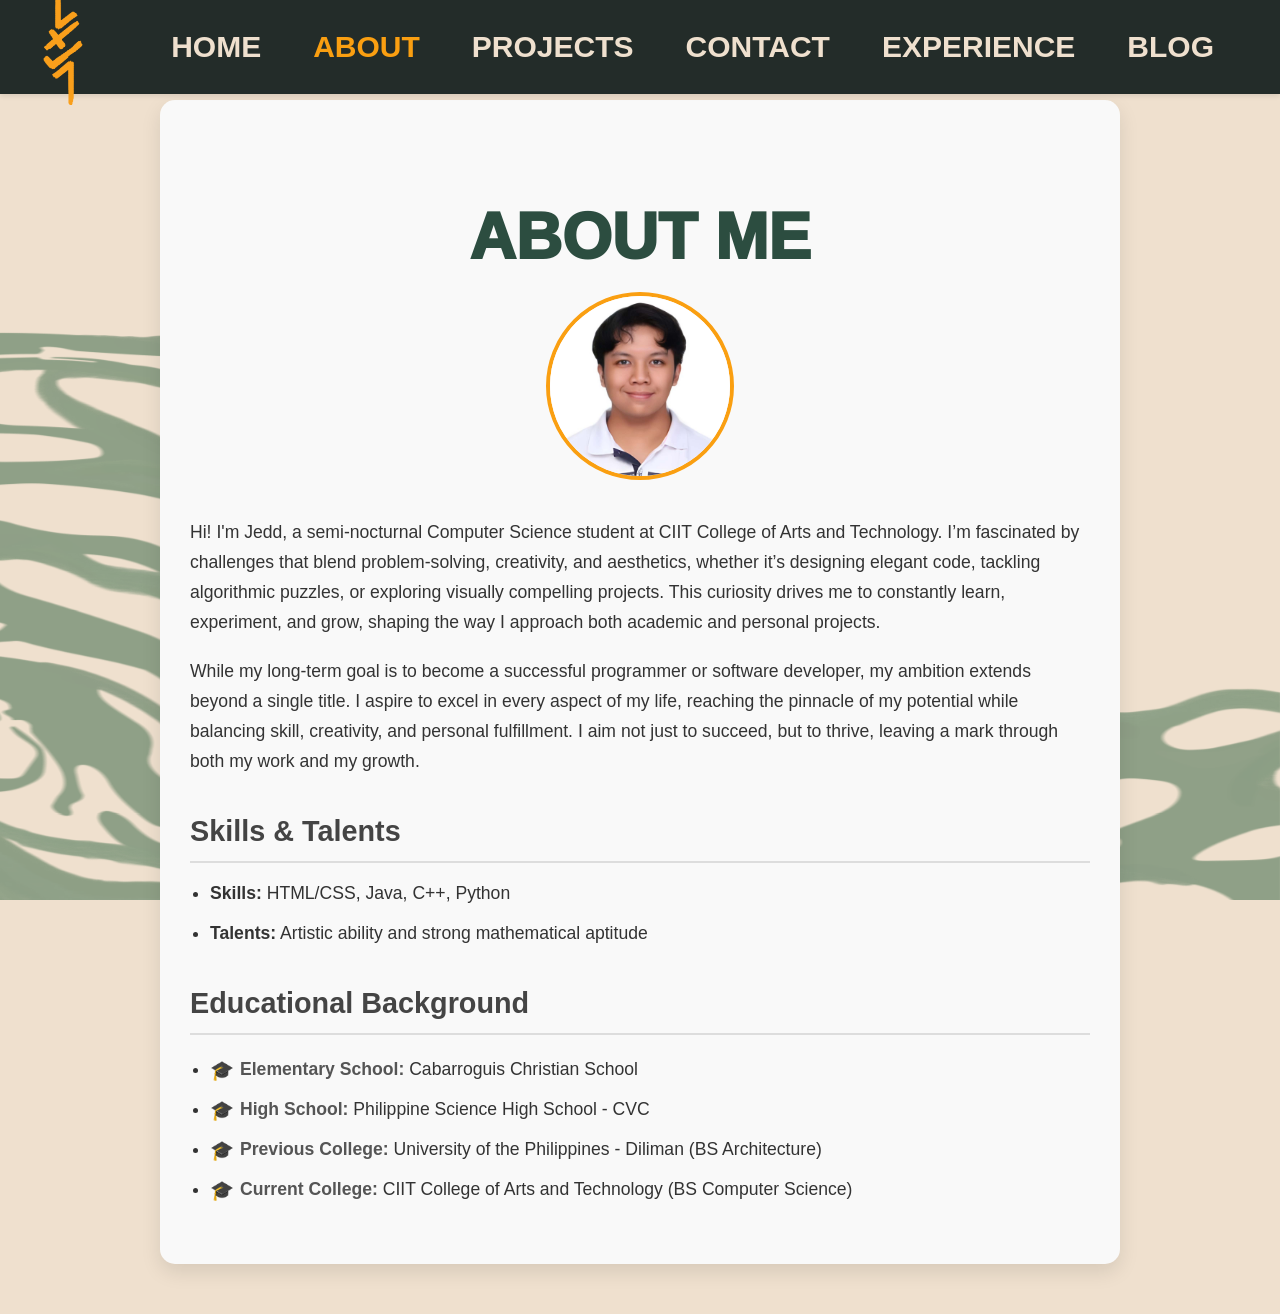
<file: about.html>
<!DOCTYPE html>
<html lang="en">

<head>
  <meta charset="UTF-8" />
  <meta name="viewport" content="width=device-width, initial-scale=1.0" />
  <title>Homepage</title>

  <link rel="stylesheet" href="assets/css/design.css" />
  <link rel="stylesheet" href="assets/css/design-about.css" />
</head>

<body>
  <nav class="custom-nav">
    <ul class="custom-nav-list">
      <li class="logo">
        <img src="assets/images/LXVI - logo.png" alt="LXVI Logo" />
      </li>
      <div class="nav-links">
        <li><a href="index.html">HOME</a></li>
        <li><a href="about.html" class="current">ABOUT</a></li>
        <li><a href="projects.html">PROJECTS</a></li>
        <li><a href="contact.html">CONTACT</a></li>
        <li><a href="experience.html">EXPERIENCE</a></li>
        <li><a href="blog.html">BLOG</a></li>
      </div>
    </ul>
  </nav>
  <div class="about-me">
    <h1>ABOUT ME</h1>

    <div class="profile-container">
      <img src="assets/images/austria-IDpic.jpg" alt="Jedd's Profile Picture" class="profile-pic">
    </div>

    <p>
      Hi! I'm Jedd, a semi-nocturnal Computer Science student at CIIT College of Arts and Technology. I’m fascinated by
      challenges that blend problem-solving, creativity, and aesthetics, whether it’s designing elegant code, tackling
      algorithmic puzzles, or exploring visually compelling projects. This curiosity drives me to constantly learn,
      experiment, and grow, shaping the way I approach both academic and personal projects.
    </p>
    <p>
      While my long-term goal is to become a successful programmer or software developer, my ambition extends beyond a
      single title. I aspire to excel in every aspect of my life, reaching the pinnacle of my potential while balancing
      skill, creativity, and personal fulfillment. I aim not just to succeed, but to thrive, leaving a mark through both
      my work and my growth.
    </p>

    <h2>Skills & Talents</h2>
    <ul>
      <li><strong>Skills:</strong> HTML/CSS, Java, C++, Python</li>
      <li><strong>Talents:</strong> Artistic ability and strong mathematical aptitude</li>
    </ul>

    <h2>Educational Background</h2>
    <ul class="edu">
      <li><span class="edu-att">Elementary School:</span> Cabarroguis Christian School</li>
      <li><span class="edu-att">High School:</span> Philippine Science High School - CVC</li>
      <li><span class="edu-att">Previous College:</span> University of the Philippines - Diliman (BS Architecture)</li>
      <li><span class="edu-att">Current College:</span> CIIT College of Arts and Technology (BS Computer Science)</li>
    </ul>
  </div>
  <img src="assets/images/LXVI - bloodorangespill - back.png" alt="Blood Orange Wine Artwork" class="back" />
</body>

</html>
</file>
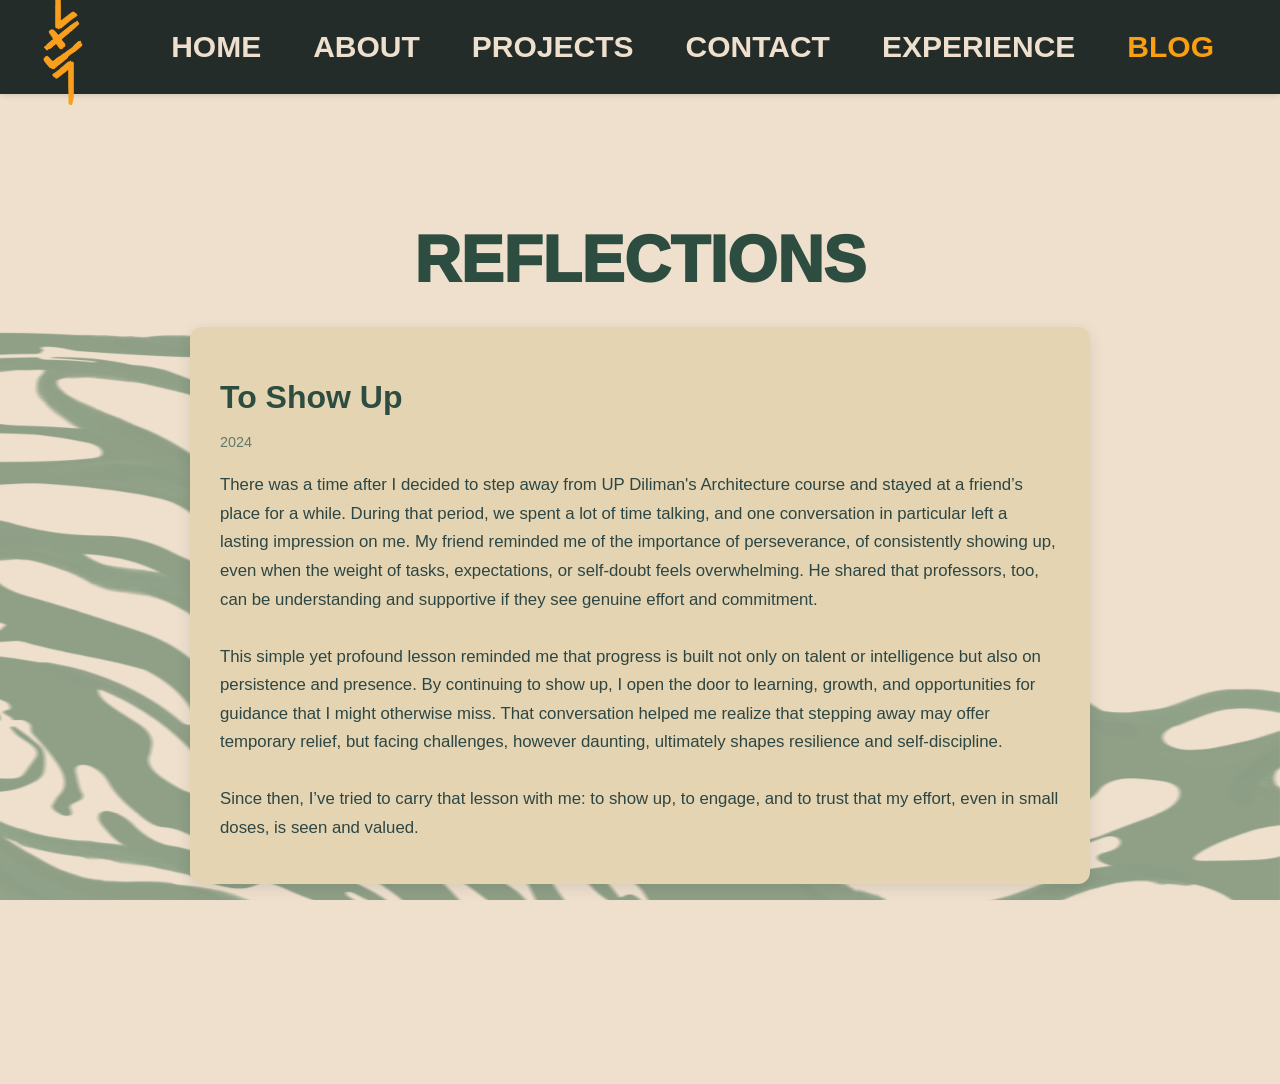
<file: blog.html>
<!DOCTYPE html>
<html lang="en">

<head>
  <meta charset="UTF-8" />
  <meta name="viewport" content="width=device-width, initial-scale=1.0" />
  <title>Homepage</title>

  <link rel="stylesheet" href="assets/css/design.css" />
  <link rel="stylesheet" href="assets/css/design-blog.css" />
</head>

<body>
  <nav class="custom-nav">
    <ul class="custom-nav-list">
      <li class="logo">
        <img src="assets/images/LXVI - logo.png" alt="LXVI Logo" />
      </li>
      <div class="nav-links">
        <li><a href="index.html">HOME</a></li>
        <li><a href="about.html">ABOUT</a></li>
        <li><a href="projects.html">PROJECTS</a></li>
        <li><a href="contact.html">CONTACT</a></li>
        <li><a href="experience.html">EXPERIENCE</a></li>
        <li><a href="blog.html" class="current">BLOG</a></li>
      </div>
    </ul>
  </nav>
  <section class="blog-container">
    <h1>REFLECTIONS</h1>

    <div class="blog-post">
      <h2>To Show Up</h2>
      <p class="date">2024</p>
      <p>
        There was a time after I decided to step away from UP Diliman's Architecture course and stayed at a friend’s
        place for a while. During that period, we spent a lot of time talking, and one conversation in particular left a
        lasting impression on me. My friend reminded me of the importance of perseverance, of consistently showing up,
        even when the weight of tasks, expectations, or self-doubt feels overwhelming. He shared that professors, too,
        can be understanding and supportive if they see genuine effort and commitment. </br></br>

        This simple yet profound lesson reminded me that progress is built not only on talent or intelligence but also
        on persistence and presence. By continuing to show up, I open the door to learning, growth, and opportunities
        for guidance that I might otherwise miss. That conversation helped me realize that stepping away may offer
        temporary relief, but facing challenges, however daunting, ultimately shapes resilience and self-discipline.
        </br></br>

        Since then, I’ve tried to carry that lesson with me: to show up, to engage, and to trust that my effort, even in
        small doses, is seen and valued.
      </p>
    </div>
  </section>
  <img src="assets/images/LXVI - bloodorangespill - back.png" alt="Blood Orange Wine Artwork" class="back" />
</body>

</html>
</file>
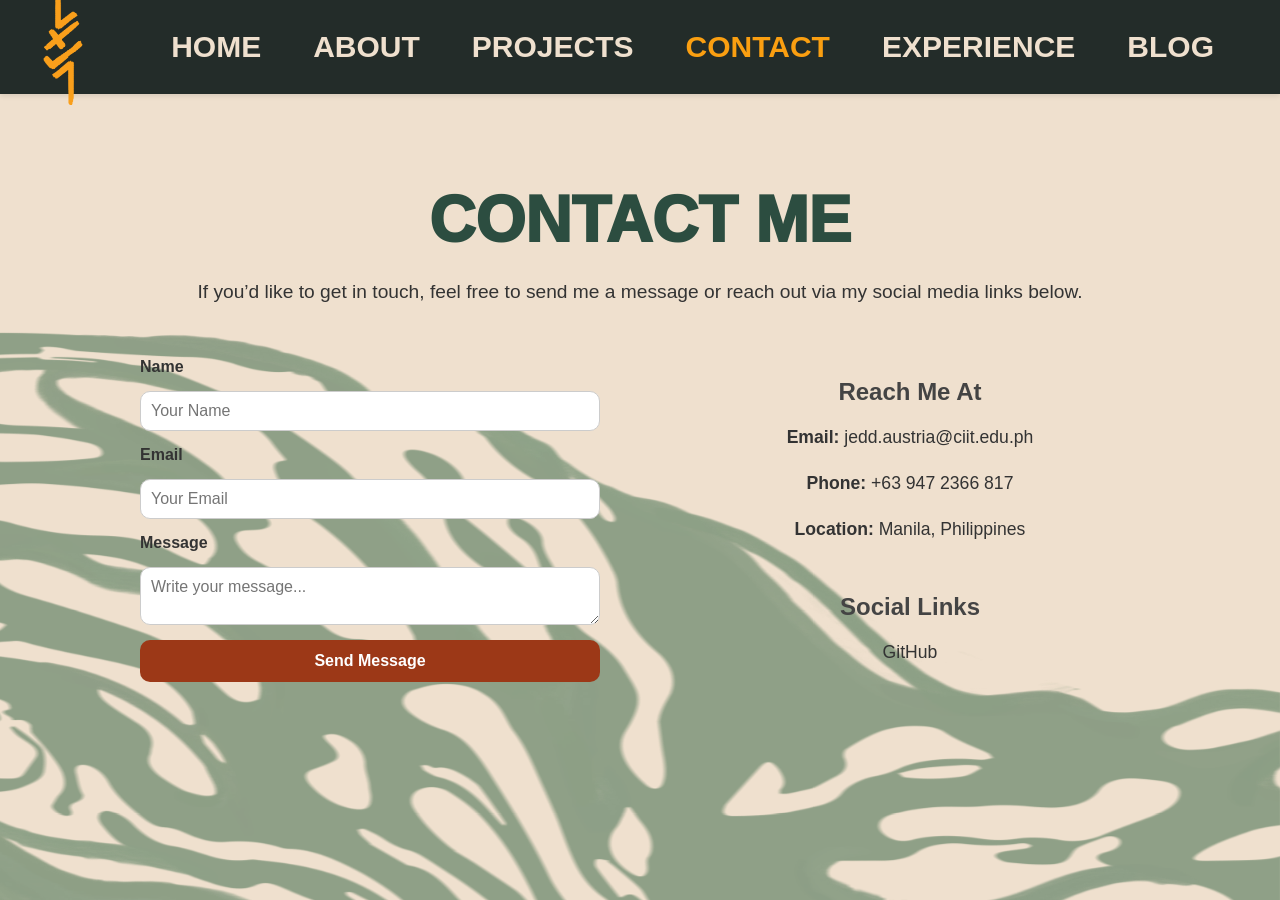
<file: contact.html>
<!DOCTYPE html>
<html lang="en">

<head>
  <meta charset="UTF-8" />
  <meta name="viewport" content="width=device-width, initial-scale=1.0" />
  <title>Homepage</title>

  <link rel="stylesheet" href="assets/css/design.css" />
  <link rel="stylesheet" href="assets/css/design-contact.css" />
</head>

<body>
  <nav class="custom-nav">
    <ul class="custom-nav-list">
      <li class="logo">
        <img src="assets/images/LXVI - logo.png" alt="LXVI Logo" />
      </li>
      <div class="nav-links">
        <li><a href="index.html">HOME</a></li>
        <li><a href="about.html">ABOUT</a></li>
        <li><a href="projects.html">PROJECTS</a></li>
        <li><a href="contact.html" class="current">CONTACT</a></li>
        <li><a href="experience.html">EXPERIENCE</a></li>
        <li><a href="blog.html">BLOG</a></li>
      </div>
    </ul>
  </nav>
  <div class="contact-page">
    <h1>CONTACT ME</h1>
    <p>If you’d like to get in touch, feel free to send me a message or reach out via my social media links below.</p>

    <div class="contact-container">
      <form class="contact-form">
        <label for="name">Name</label>
        <input type="text" id="name" name="name" placeholder="Your Name" required>

        <label for="email">Email</label>
        <input type="email" id="email" name="email" placeholder="Your Email" required>

        <label for="message">Message</label>
        <textarea id="message" name="message" placeholder="Write your message..." required></textarea>

        <button type="submit">Send Message</button>
      </form>

      <div class="contact-info">
        <h2>Reach Me At</h2>
        <p><strong>Email:</strong> jedd.austria@ciit.edu.ph</p>
        <p><strong>Phone:</strong> +63 947 2366 817</p>
        <p><strong>Location:</strong> Manila, Philippines</p>

        <h2 style="margin-top: 50px;">Social Links</h2>
        <p>
          <a href="https://github.com/jeddrenzo">GitHub</a>
        </p>
      </div>
    </div>
  </div>

  <img src="assets/images/LXVI - bloodorangespill - back.png" alt="Blood Orange Wine Artwork" class="back" />
</body>

</html>
</file>
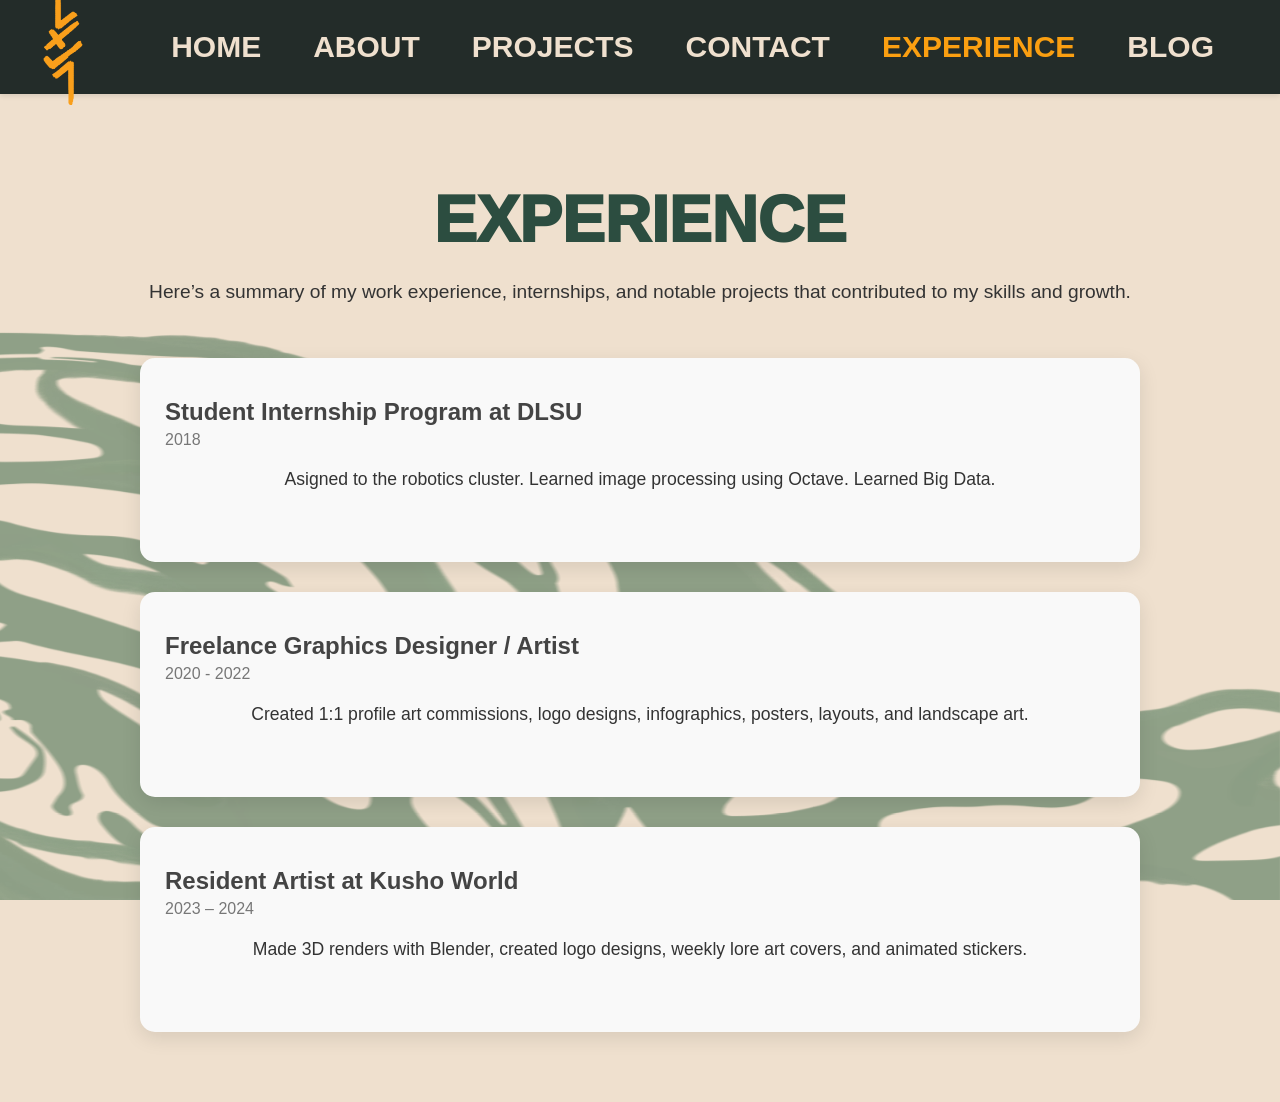
<file: experience.html>
<!DOCTYPE html>
<html lang="en">

<head>
  <meta charset="UTF-8" />
  <meta name="viewport" content="width=device-width, initial-scale=1.0" />
  <title>Homepage</title>

  <link rel="stylesheet" href="assets/css/design.css" />
  <link rel="stylesheet" href="assets/css/design-experience.css" />
</head>

<body>
  <nav class="custom-nav">
    <ul class="custom-nav-list">
      <li class="logo">
        <img src="assets/images/LXVI - logo.png" alt="LXVI Logo" />
      </li>
      <div class="nav-links">
        <li><a href="index.html">HOME</a></li>
        <li><a href="about.html">ABOUT</a></li>
        <li><a href="projects.html">PROJECTS</a></li>
        <li><a href="contact.html">CONTACT</a></li>
        <li><a href="experience.html" class="current">EXPERIENCE</a></li>
        <li><a href="blog.html">BLOG</a></li>
      </div>
    </ul>
  </nav>
  <div class="experience-page">
    <h1>EXPERIENCE</h1>
    <p>Here’s a summary of my work experience, internships, and notable projects that contributed to my skills and
      growth.</p>

    <div class="experience-timeline">
      <div class="experience-item">
        <h2>Student Internship Program at DLSU</h2>
        <span class="exp-duration">2018</span>
        <p>Asigned to the robotics cluster. Learned image processing using Octave. Learned Big Data.</p>
      </div>

      <div class="experience-item">
        <h2>Freelance Graphics Designer / Artist</h2>
        <span class="exp-duration">2020 - 2022</span>
        <p>Created 1:1 profile art commissions, logo designs, infographics, posters, layouts, and landscape art.</p>
      </div>

      <div class="experience-item">
        <h2>Resident Artist at Kusho World</h2>
        <span class="exp-duration">2023 – 2024</span>
        <p>Made 3D renders with Blender, created logo designs, weekly lore art covers, and animated stickers.</p>
      </div>
    </div>
  </div>
  <img src="assets/images/LXVI - bloodorangespill - back.png" alt="Blood Orange Wine Artwork" class="back" />
</body>

</html>
</file>
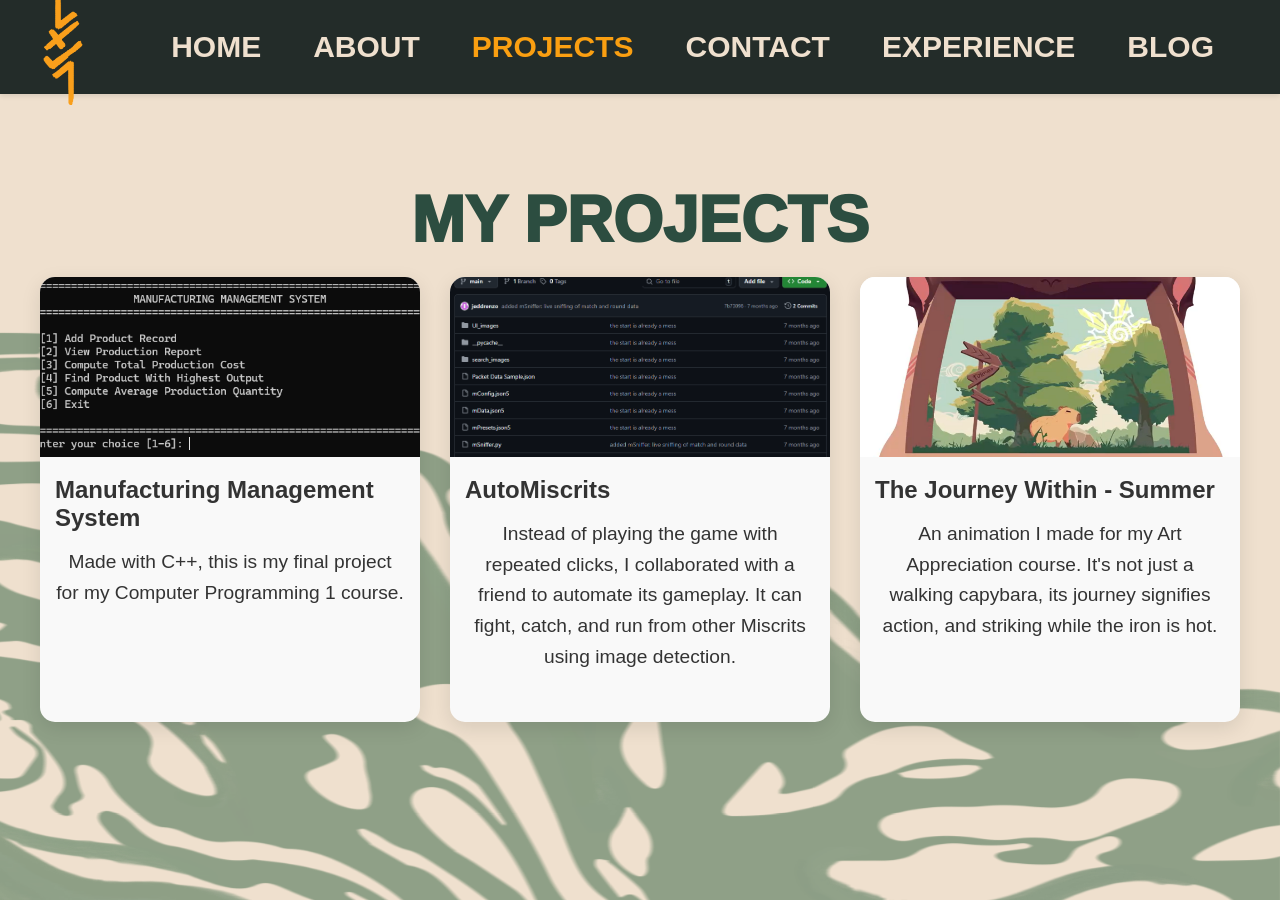
<file: projects.html>
<!DOCTYPE html>
<html lang="en">

<head>
  <meta charset="UTF-8" />
  <meta name="viewport" content="width=device-width, initial-scale=1.0" />
  <title>Homepage</title>

  <link rel="stylesheet" href="assets/css/design.css" />
  <link rel="stylesheet" href="assets/css/design-projects.css" />
</head>

<body>
  <nav class="custom-nav">
    <ul class="custom-nav-list">
      <li class="logo">
        <img src="assets/images/LXVI - logo.png" alt="LXVI Logo" />
      </li>
      <div class="nav-links">
        <li><a href="index.html">HOME</a></li>
        <li><a href="about.html">ABOUT</a></li>
        <li><a href="projects.html" class="current">PROJECTS</a></li>
        <li><a href="contact.html">CONTACT</a></li>
        <li><a href="experience.html">EXPERIENCE</a></li>
        <li><a href="blog.html">BLOG</a></li>
      </div>
    </ul>
  </nav>
  <div class="projects-page">
    <h1>MY PROJECTS</h1>

    <div class="projects-grid">
      <div class="project-card">
        <img src="assets/images/projects-MMS.png" alt="MMS Screenshot" class="project-img">
        <h2 class="project-title">Manufacturing Management System</h2>
        <p class="project-desc">Made with C++, this is my final project for my Computer Programming 1 course.</p>
      </div>
      <div class="project-card">
        <img src="assets/images/projects-autoMiscrits.png" alt="AutoMiscrits" class="project-img">
        <h2 class="project-title">AutoMiscrits</h2>
        <p class="project-desc">Instead of playing the game with repeated clicks, I collaborated with a friend to
          automate its gameplay. It can fight, catch, and run from other Miscrits using image detection.</p>
      </div>
      <div class="project-card">
        <img src="assets/images/projects-capyWalking.png" alt="The Journey Within - Summer" class="project-img">
        <h2 class="project-title">The Journey Within - Summer</h2>
        <p class="project-desc">An animation I made for my Art Appreciation course. It's not just a walking capybara,
          its journey signifies action, and striking while the iron is hot.</p>
      </div>
    </div>
  </div>
  <img src="assets/images/LXVI - bloodorangespill - back.png" alt="Blood Orange Wine Artwork" class="back" />
</body>

</html>
</file>
<file: assets/css/design.css>
* {
    font-family: "Segoe UI", Tahoma, Geneva, Verdana, sans-serif;
}

body {
    margin: 0;
    font-family: 'Segoe UI', Tahoma, Geneva, Verdana, sans-serif;
    background-color: #efe0ce;
}

.custom-nav {
    position: fixed;
    top: 0;
    width: 100%;
    z-index: 100;
    background: #232c29;
    box-shadow: 0 2px 5px rgba(0, 0, 0, 0.1);
    font-family: "Segoe UI", Tahoma, Geneva, Verdana, sans-serif;
}

.custom-nav-list {
    display: flex;
    justify-content: space-between;
    align-items: center;
    gap: 20px;
    padding: 5px 50px;
    margin: 0;
    box-sizing: border-box;
}

.custom-nav-list li {
    display: inline;
}

.custom-nav-list li img {
    height: 80px;
    width: auto;
    scale: 150%;
    margin: 0;
}

.custom-nav .nav-links {
    display: flex;
    gap: 20px;
}

.custom-nav-list li a {
    display: block;
    color: #efe0ce;
    text-align: center;
    padding: 8px 16px;
    text-decoration: none;
    font-weight: 700;
    transition: 0.3s;
}

.custom-nav-list li a:hover,
.custom-nav-list li a.current {
    color: #fa9f11;
}


h1 {
    position: relative;
    font-size: 100px;
    font-weight: 1000;
}

h2 {
    position: relative;
    font-size: 25px;
    font-weight: 750;
}

h3 {
    position: relative;
    font-size: 75px;
    font-weight: 500;
    color: #efe0ce;
}

a {
    color: #7b907a;
    text-decoration: none;
    font-size: 30px;
}

a.current {
    color: #b5c375;
}

p {
    font-size: 30px;
}

.back {
    position: fixed;
    bottom: 0;
    left: 0;
    width: 100%;
    height: 100%;
    object-fit: cover;
    z-index: -1;
}
</file>
<file: assets/css/design-about.css>
.about-me {
    max-width: 900px;
    margin: 100px auto 50px;
    padding: 40px 30px;
    background-color: #f9f9f9;
    border-radius: 15px;
    box-shadow: 0 8px 20px rgba(0, 0, 0, 0.1);
    font-family: 'Segoe UI', Tahoma, Geneva, Verdana, sans-serif;
    color: #333;
    line-height: 1.7;
}

.about-me h1 {
    color: #2c4d40;
    font-size: 4rem;
    font-weight: 1000;
    margin-bottom: 0px;
    text-align: center;
}

.about-me h2 {
    font-size: 1.8rem;
    margin-top: 30px;
    margin-bottom: 15px;
    color: #444;
    border-bottom: 2px solid #ddd;
    padding-bottom: 5px;
}

.about-me p {
    font-size: 1.1rem;
    margin-bottom: 20px;
}

.profile-container {
    text-align: center;
    margin-bottom: 30px;
}

.profile-pic {
    width: 180px;
    height: 180px;
    object-fit: cover;
    border-radius: 50%;
    border: 4px solid #fa9f11;
}

.about-me ul {
    list-style-type: disc;
    padding-left: 20px;
    margin-bottom: 20px;
}

.about-me ul li {
    margin-bottom: 10px;
    font-size: 1.1rem;
}

.edu {
    list-style: none;
    padding: 0;
    margin: 20px 0;
}

.edu li {
    position: relative;
    padding-left: 30px;
    margin-bottom: 18px;
    font-size: 1.1rem;
    color: #333;
}

.edu li::before {
    content: "🎓";
    position: absolute;
    left: 0;
    top: 0;
    font-size: 1.2rem;
}

.edu .edu-att {
    font-weight: 600;
    color: #555;
}
</file>
<file: assets/css/design-blog.css>
.blog-container {
    width: 80%;
    max-width: 900px;
    margin: 150px auto;
    padding: 20px;
}

.blog-container h1 {
    color: #2c4d40;
    font-size: 4rem;
    font-weight: 1000;
    margin-bottom: 30px;
    text-align: center;
}

.blog-post {
    background-color: #e4d4b2;
    padding: 25px 30px;
    margin-bottom: 30px;
    border-radius: 12px;
    box-shadow: 0 4px 15px rgba(0, 0, 0, 0.1);
}

.blog-post h2 {
    font-size: 2rem;
    color: #2c4d40;
    margin-bottom: 5px;
}

.blog-post .date {
    font-size: 0.9rem;
    color: #62796a;
    margin-bottom: 15px;
}

.blog-post p {
    font-size: 1.05rem;
    line-height: 1.7;
    color: #2c4644;
}
</file>
<file: assets/css/design-contact.css>
.contact-page {
    max-width: 1000px;
    margin: 120px auto 50px;
    padding: 20px 30px;
    font-family: 'Segoe UI', Tahoma, Geneva, Verdana, sans-serif;
    color: #333;
}

.contact-page h1 {
    text-align: center;
    margin-bottom: 20px;
    color: #2c4d40;
    font-size: 4rem;
    font-weight: 1000;
}

.contact-page p {
    text-align: center;
    font-size: 1.2rem;
    margin-bottom: 50px;
    line-height: 1.6;
}

.contact-container {
    display: flex;
    flex-direction: column;
    gap: 40px;
}

.contact-form {
    display: flex;
    flex-direction: column;
    gap: 15px;
}

.contact-form label {
    font-weight: 600;
}

.contact-form input,
.contact-form textarea {
    padding: 10px;
    border-radius: 10px;
    border: 1px solid #ccc;
    font-size: 1rem;
    resize: vertical;
}

.contact-form button {
    padding: 12px;
    border-radius: 10px;
    border: none;
    background-color: #9c3817;
    color: #fff;
    font-weight: 700;
    font-size: 1rem;
    cursor: pointer;
    transition: background-color 0.3s, transform 0.3s;
}

.contact-form button:hover {
    background-color: #e88a00;
    transform: scale(1.05);
}

.contact-info h2 {
    font-size: 1.5rem;
    text-align: center;
    margin-bottom: 10px;
    color: #444;
}

.contact-info p,
.contact-info a {
    font-size: 1.1rem;
    margin-bottom: 10px;
    text-decoration: none;
    color: #333;
}

.contact-info a:hover {
    color: #fa9f11;
}

@media screen and (min-width: 900px) {
    .contact-container {
        flex-direction: row;
        justify-content: space-between;
    }

    .contact-form,
    .contact-info {
        flex: 1;
    }

    .contact-form {
        margin-right: 40px;
    }
}
</file>
<file: assets/css/design-experience.css>
.experience-page {
    max-width: 1000px;
    margin: 120px auto 50px;
    padding: 20px 30px;
    font-family: 'Segoe UI', Tahoma, Geneva, Verdana, sans-serif;
    color: #333;
}

.experience-page h1 {
    color: #2c4d40;
    font-size: 4rem;
    font-weight: 1000;
    text-align: center;
    margin-bottom: 20px;
}

.experience-page p {
    text-align: center;
    font-size: 1.2rem;
    margin-bottom: 50px;
    line-height: 1.6;
}

.experience-timeline {
    display: flex;
    flex-direction: column;
    gap: 30px;
}

.experience-item {
    background-color: #f9f9f9;
    border-radius: 15px;
    padding: 20px 25px;
    box-shadow: 0 6px 20px rgba(0, 0, 0, 0.1);
    transition: transform 0.3s, box-shadow 0.3s;
}

.experience-item:hover {
    transform: translateY(-5px);
    box-shadow: 0 10px 25px rgba(0, 0, 0, 0.15);
}

.experience-item h2 {
    font-size: 1.5rem;
    margin-bottom: 5px;
    color: #444;
}

.exp-duration {
    font-size: 1rem;
    color: #777;
    margin-bottom: 10px;
    display: block;
}

.experience-item p {
    font-size: 1.1rem;
    line-height: 1.5;
}
</file>
<file: assets/css/design-projects.css>
.projects-page {
    max-width: 1200px;
    margin: 120px auto 50px;
    padding: 20px 30px;
    font-family: 'Segoe UI', Tahoma, Geneva, Verdana, sans-serif;
    color: #333;
}

.projects-page h1 {
    color: #2c4d40;
    font-size: 4rem;
    font-weight: 1000;
    text-align: center;
    margin-bottom: 20px;
}

.projects-page p {
    text-align: center;
    font-size: 1.2rem;
    margin-bottom: 50px;
    line-height: 1.6;
}

.projects-grid {
    display: grid;
    grid-template-columns: repeat(auto-fit, minmax(280px, 1fr));
    gap: 30px;
}

.project-card {
    background-color: #f9f9f9;
    border-radius: 15px;
    overflow: hidden;
    box-shadow: 0 6px 20px rgba(0, 0, 0, 0.1);
    transition: transform 0.3s, box-shadow 0.3s;
}

.project-card:hover {
    transform: translateY(-5px);
    box-shadow: 0 10px 25px rgba(0, 0, 0, 0.15);
}

.project-img {
    width: 100%;
    height: 180px;
    object-fit: cover;
}

.project-title {
    font-size: 1.5rem;
    font-weight: 700;
    margin: 15px;
}

.project-desc {
    font-size: 1rem;
    margin: 0 15px 20px;
    line-height: 1.5;
}
</file>
